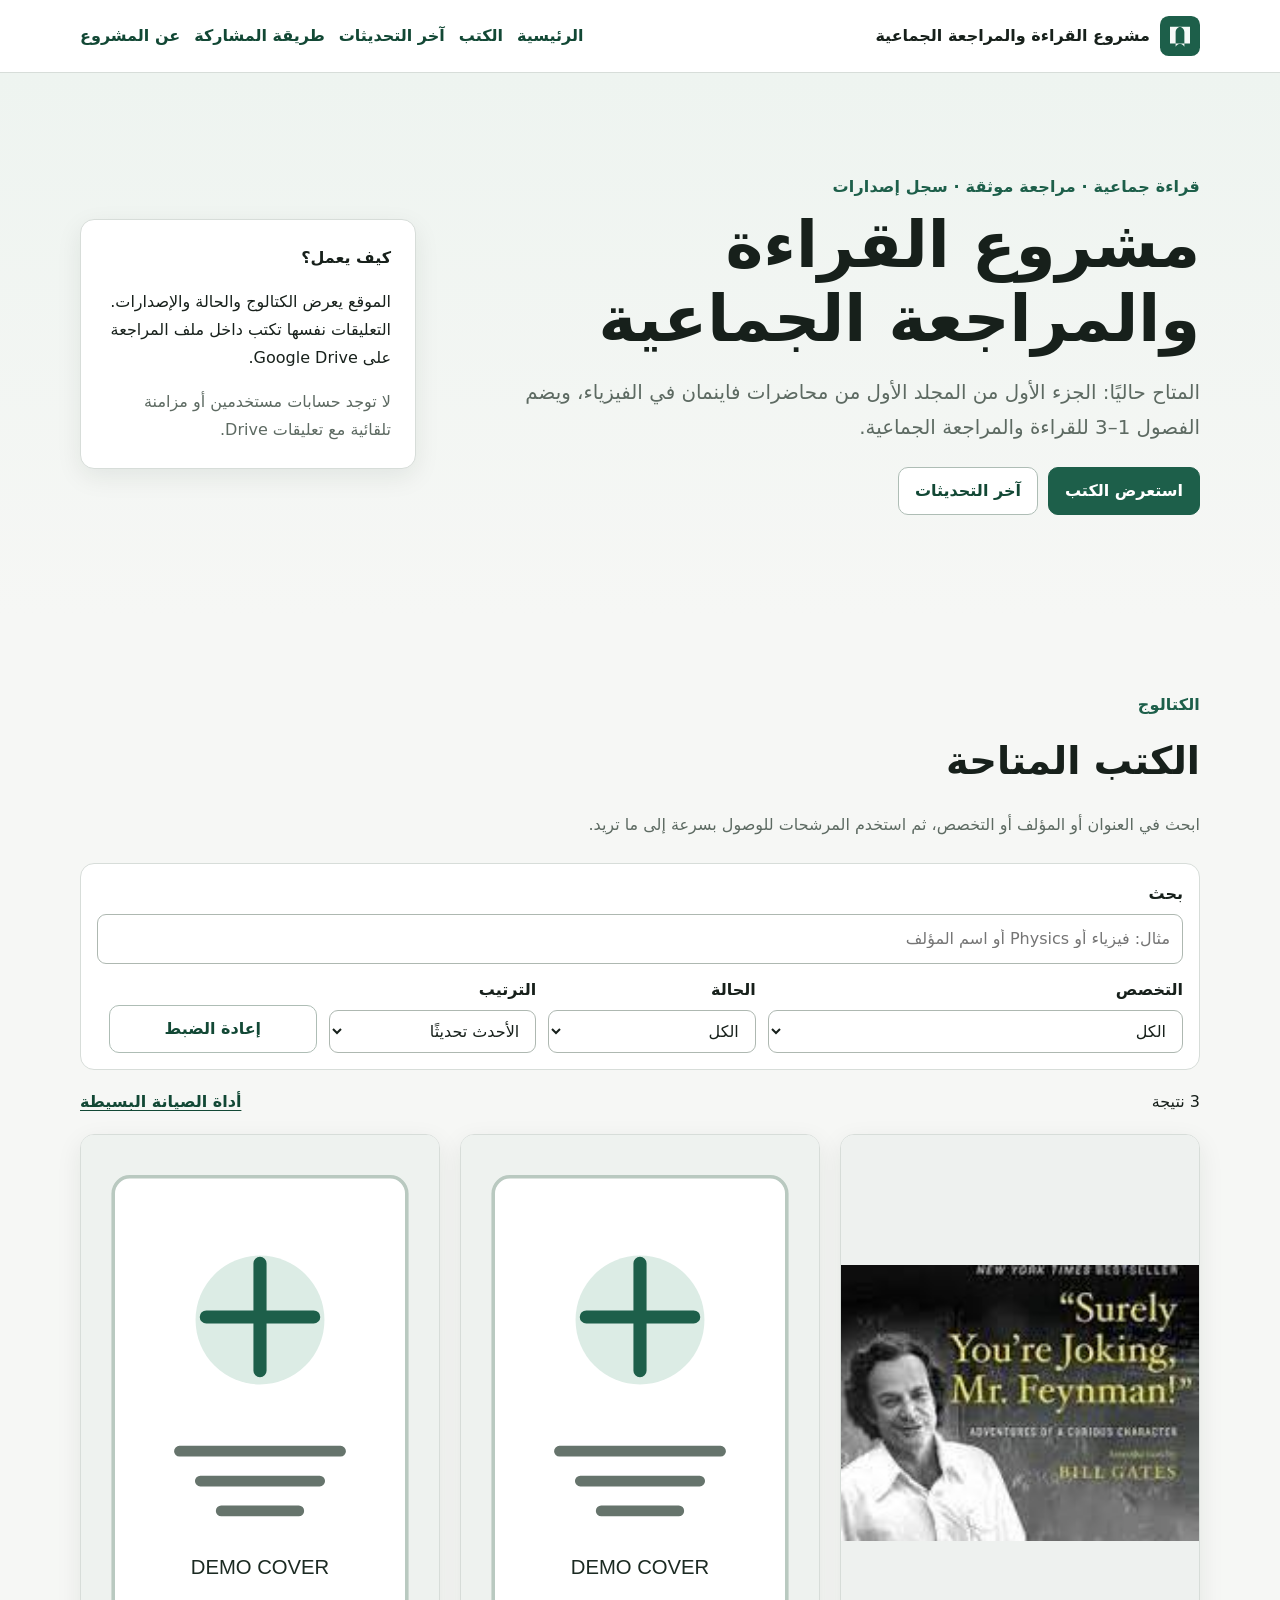
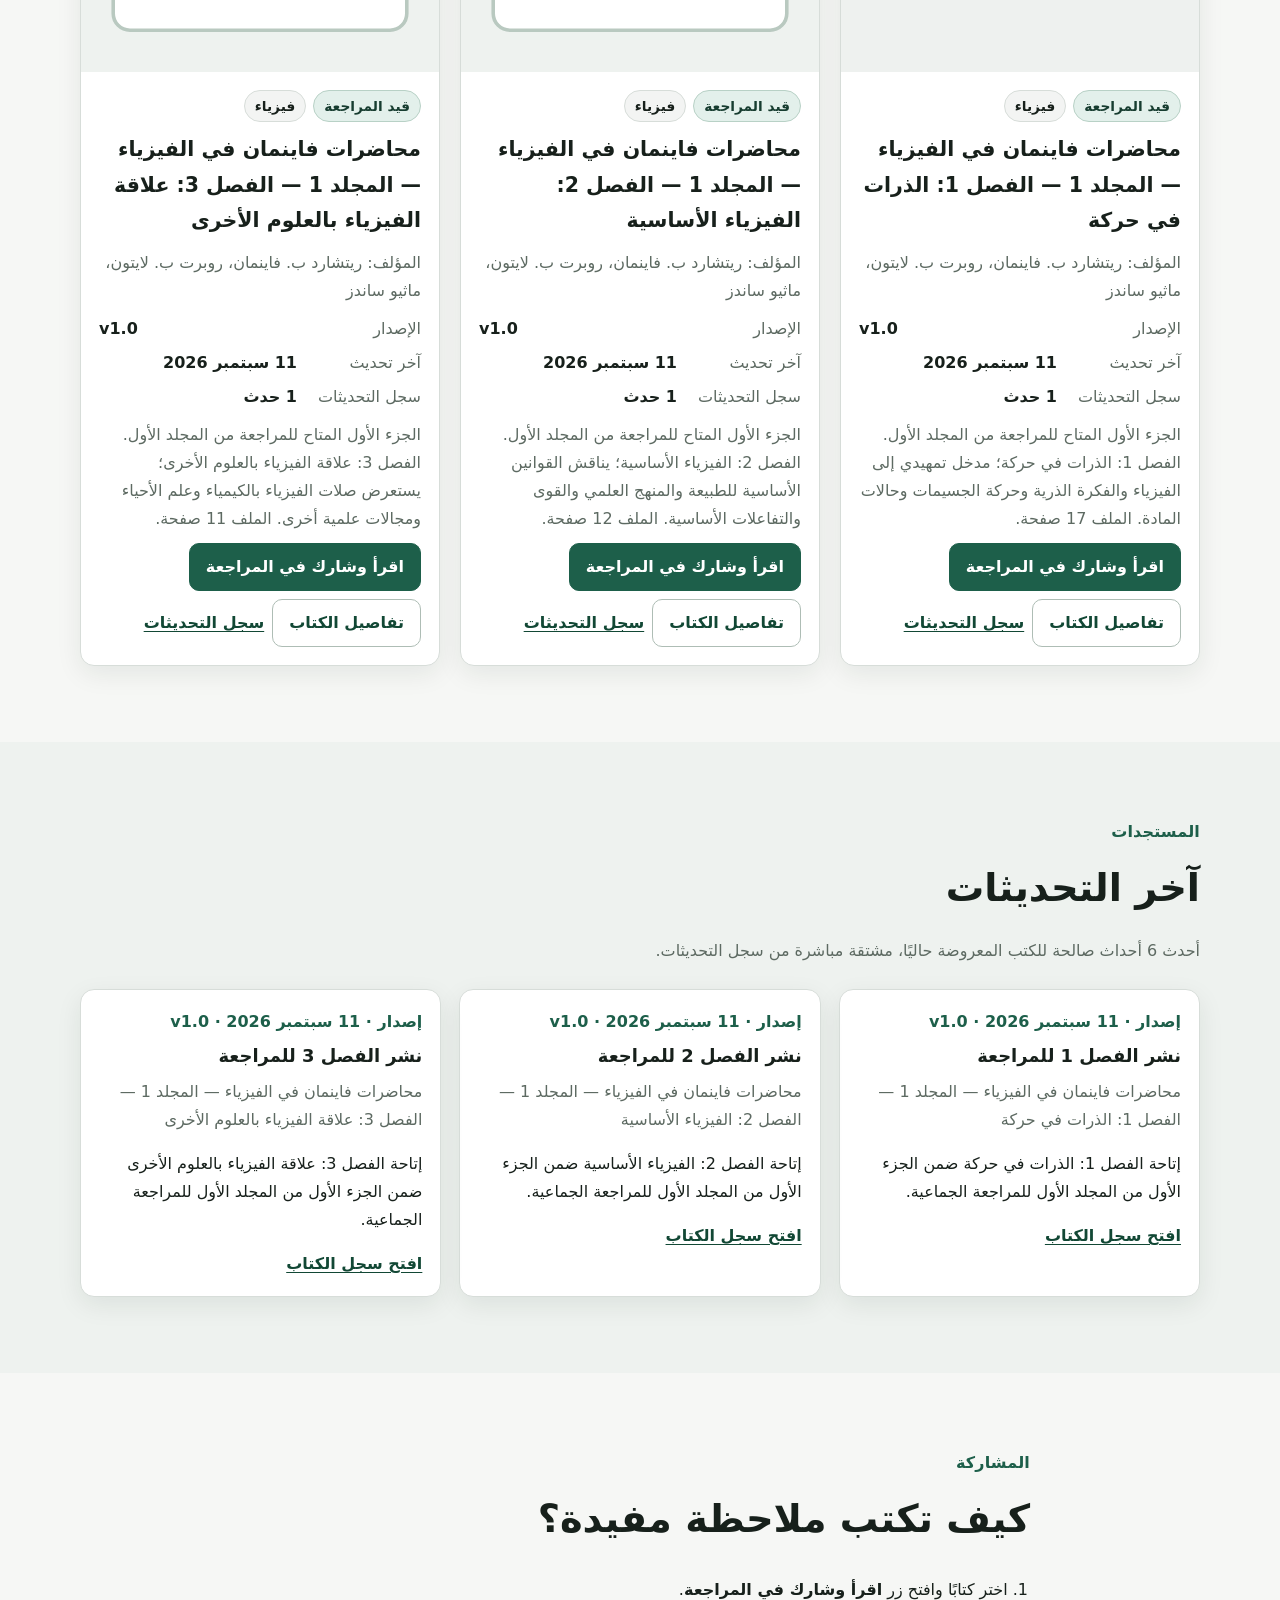
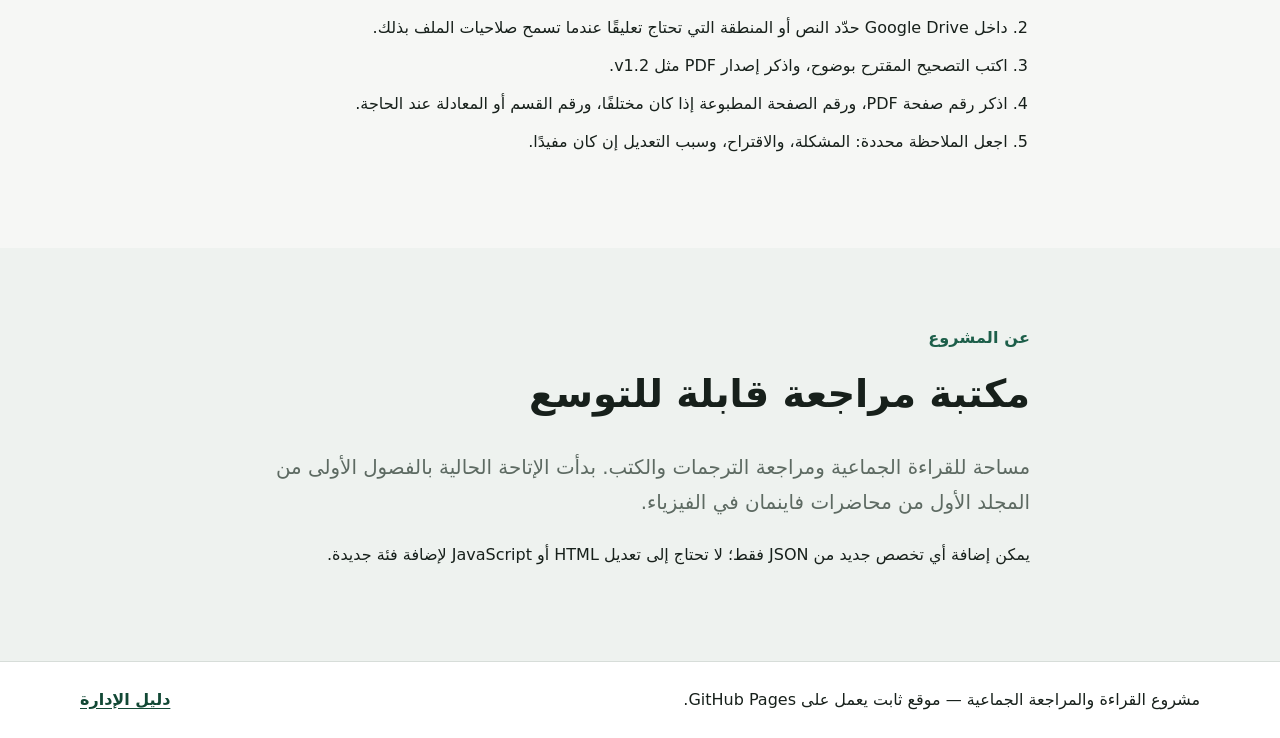
<file: index.html>
<!doctype html>
<html lang="ar" dir="rtl">
<head>
  <meta charset="utf-8">
  <meta name="viewport" content="width=device-width, initial-scale=1">
  <title>مشروع القراءة والمراجعة الجماعية</title>
  <meta name="description" content="منصة عربية ثابتة للقراءة الجماعية ومراجعة الكتب وربطها بملفات PDF خارجية.">
  <meta property="og:title" content="مشروع القراءة والمراجعة الجماعية">
  <meta property="og:description" content="اختر كتابًا، واقرأ النسخة الحالية، وشارك بملاحظاتك وتصحيحاتك.">
  <meta property="og:type" content="website">
  <link rel="icon" href="assets/favicon.svg" type="image/svg+xml">
  <link rel="stylesheet" href="assets/css/style.css">
</head>
<body>
  <a class="skip-link" href="#main-content">تجاوز إلى المحتوى الرئيسي</a>
  <header class="site-header">
    <div class="container header-inner">
      <a class="brand" data-site-path="index.html" href="index.html" aria-label="الصفحة الرئيسية">
        <img src="assets/favicon.svg" alt="" width="40" height="40">
        <span data-site-title>مشروع القراءة والمراجعة الجماعية</span>
      </a>
      <nav class="main-nav" aria-label="التنقل الرئيسي">
        <a data-site-path="index.html" href="index.html">الرئيسية</a>
        <a data-site-path="index.html#books" href="#books">الكتب</a>
        <a data-site-path="index.html#updates" href="#updates">آخر التحديثات</a>
        <a data-site-path="index.html#participate" href="#participate">طريقة المشاركة</a>
        <a data-site-path="index.html#about" href="#about">عن المشروع</a>
        <a data-github-link href="#" target="_blank" rel="noopener noreferrer" hidden aria-label="مستودع GitHub — يفتح في علامة تبويب جديدة">GitHub</a>
      </nav>
    </div>
  </header>

  <main id="main-content">
    <section class="hero">
      <div class="container hero-grid">
        <div>
          <p class="eyebrow">قراءة جماعية · مراجعة موثقة · سجل إصدارات</p>
          <h1 data-site-title>مشروع القراءة والمراجعة الجماعية</h1>
          <p class="hero-copy" data-site-intro>اختر كتابًا، واقرأ النسخة الحالية، وشارك بملاحظاتك وتصحيحاتك.</p>
          <div class="hero-actions">
            <a class="button button-primary" href="#books">استعرض الكتب</a>
            <a class="button button-secondary" href="#updates">آخر التحديثات</a>
          </div>
        </div>
        <aside class="hero-note" aria-label="كيف يعمل الموقع">
          <strong>كيف يعمل؟</strong>
          <p>الموقع يعرض الكتالوج والحالة والإصدارات. التعليقات نفسها تكتب داخل ملف المراجعة على Google Drive.</p>
          <p class="microcopy">لا توجد حسابات مستخدمين أو مزامنة تلقائية مع تعليقات Drive.</p>
        </aside>
      </div>
    </section>

    <section class="section" id="books" aria-labelledby="books-title">
      <div class="container">
        <div class="section-heading">
          <p class="eyebrow">الكتالوج</p>
          <h2 id="books-title">الكتب المتاحة</h2>
          <p>ابحث في العنوان أو المؤلف أو التخصص، ثم استخدم المرشحات للوصول بسرعة إلى ما تريد.</p>
        </div>

        <form class="filters" role="search" onsubmit="return false">
          <label class="field field-wide">
            <span>بحث</span>
            <input id="search" type="search" autocomplete="off" placeholder="مثال: فيزياء أو Physics أو اسم المؤلف">
          </label>
          <label class="field">
            <span>التخصص</span>
            <select id="category-filter">
              <option value="all">الكل</option>
            </select>
          </label>
          <label class="field">
            <span>الحالة</span>
            <select id="status-filter">
              <option value="all">الكل</option>
            </select>
          </label>
          <label class="field">
            <span>الترتيب</span>
            <select id="sort">
              <option value="latest">الأحدث تحديثًا</option>
              <option value="name">اسم الكتاب</option>
              <option value="progress">نسبة الإنجاز</option>
            </select>
          </label>
          <button id="reset-filters" class="button button-secondary filter-reset" type="button">إعادة الضبط</button>
        </form>

        <div class="results-toolbar">
          <span id="result-count" aria-live="polite">جاري التحميل…</span>
          <a class="text-link" data-site-path="tools/update-helper.html" href="tools/update-helper.html">أداة الصيانة البسيطة</a>
        </div>
        <div id="data-warning" class="warning-box" hidden></div>
        <div id="catalog-state" aria-live="polite"><p class="state-message">جاري تحميل الكتب…</p></div>
        <div id="catalog-grid" class="book-grid"></div>
      </div>
    </section>

    <section class="section section-alt" id="updates" aria-labelledby="updates-title">
      <div class="container">
        <div class="section-heading">
          <p class="eyebrow">المستجدات</p>
          <h2 id="updates-title">آخر التحديثات</h2>
          <p>أحدث 6 أحداث صالحة للكتب المعروضة حاليًا، مشتقة مباشرة من سجل التحديثات.</p>
        </div>
        <div id="updates-state" aria-live="polite"><p class="state-message">جاري تحميل التحديثات…</p></div>
        <div id="recent-updates" class="updates-grid"></div>
      </div>
    </section>

    <section class="section" id="participate" aria-labelledby="participate-title">
      <div class="container narrow">
        <div class="section-heading">
          <p class="eyebrow">المشاركة</p>
          <h2 id="participate-title">كيف تكتب ملاحظة مفيدة؟</h2>
        </div>
        <ol class="steps-list">
          <li>اختر كتابًا وافتح زر <strong>اقرأ وشارك في المراجعة</strong>.</li>
          <li>داخل Google Drive حدّد النص أو المنطقة التي تحتاج تعليقًا عندما تسمح صلاحيات الملف بذلك.</li>
          <li>اكتب التصحيح المقترح بوضوح، واذكر إصدار PDF مثل <bdi dir="ltr">v1.2</bdi>.</li>
          <li>اذكر رقم صفحة PDF، ورقم الصفحة المطبوعة إذا كان مختلفًا، ورقم القسم أو المعادلة عند الحاجة.</li>
          <li>اجعل الملاحظة محددة: المشكلة، والاقتراح، وسبب التعديل إن كان مفيدًا.</li>
        </ol>
      </div>
    </section>

    <section class="section section-alt" id="about" aria-labelledby="about-title">
      <div class="container narrow">
        <div class="section-heading">
          <p class="eyebrow">عن المشروع</p>
          <h2 id="about-title">مكتبة مراجعة قابلة للتوسع</h2>
        </div>
        <p class="lead" data-site-about>مساحة للقراءة الجماعية ومراجعة الكتب في مختلف التخصصات.</p>
        <p>يمكن إضافة أي تخصص جديد من JSON فقط؛ لا تحتاج إلى تعديل HTML أو JavaScript لإضافة فئة جديدة.</p>
      </div>
    </section>
  </main>

  <footer class="site-footer">
    <div class="container footer-inner">
      <p><span data-site-title>مشروع القراءة والمراجعة الجماعية</span> — موقع ثابت يعمل على GitHub Pages.</p>
      <a class="text-link" data-site-path="README.md" href="README.md">دليل الإدارة</a>
    </div>
  </footer>
  <div id="live-region" class="sr-only" aria-live="polite"></div>
  <noscript><div class="noscript">هذا الموقع يحتاج JavaScript لتحميل ملفات JSON وعرض الكتالوج. فعّل JavaScript أو راجع ملفات data مباشرة.</div></noscript>
  <script type="module" src="assets/js/app.js"></script>
</body>
</html>
</file>
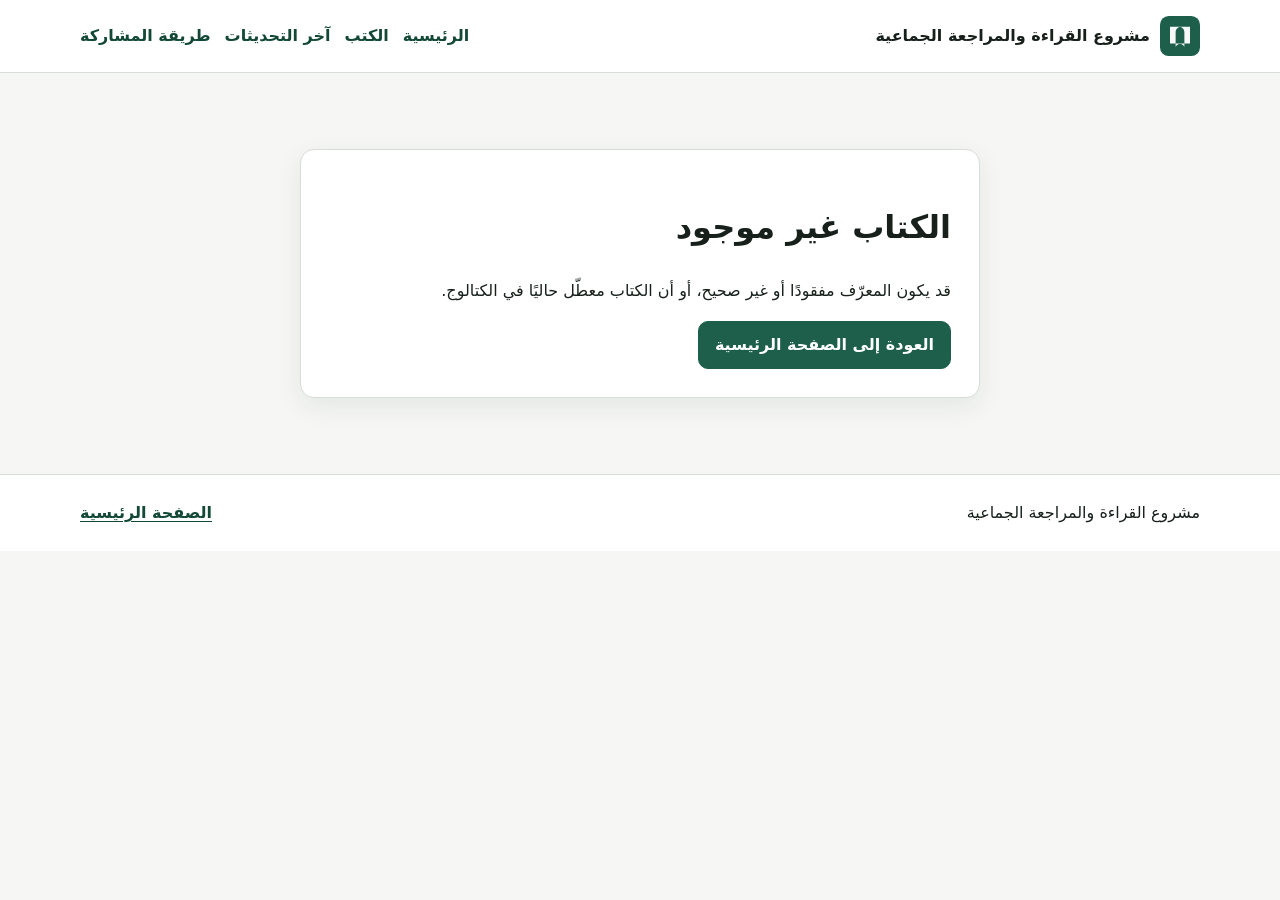
<file: book.html>
<!doctype html>
<html lang="ar" dir="rtl">
<head>
  <meta charset="utf-8">
  <meta name="viewport" content="width=device-width, initial-scale=1">
  <title>تفاصيل الكتاب — مشروع القراءة والمراجعة الجماعية</title>
  <meta name="description" content="تفاصيل كتاب وسجل تحديثاته في مشروع القراءة والمراجعة الجماعية.">
  <meta property="og:title" content="مشروع القراءة والمراجعة الجماعية">
  <meta property="og:description" content="تفاصيل الكتب وسجل التحديثات في مشروع القراءة والمراجعة الجماعية.">
  <meta property="og:type" content="website">
  <link rel="icon" href="assets/favicon.svg" type="image/svg+xml">
  <link rel="stylesheet" href="assets/css/style.css">
</head>
<body>
  <a class="skip-link" href="#main-content">تجاوز إلى المحتوى الرئيسي</a>
  <header class="site-header">
    <div class="container header-inner">
      <a class="brand" data-site-path="index.html" href="index.html">
        <img src="assets/favicon.svg" alt="" width="40" height="40">
        <span data-site-title>مشروع القراءة والمراجعة الجماعية</span>
      </a>
      <nav class="main-nav" aria-label="التنقل الرئيسي">
        <a data-site-path="index.html" href="index.html">الرئيسية</a>
        <a data-site-path="index.html#books" href="index.html#books">الكتب</a>
        <a data-site-path="index.html#updates" href="index.html#updates">آخر التحديثات</a>
        <a data-site-path="index.html#participate" href="index.html#participate">طريقة المشاركة</a>
      </nav>
    </div>
  </header>

  <main id="main-content" class="section">
    <div class="container">
      <div id="data-warning" class="warning-box" hidden></div>
      <div id="book-state" aria-live="polite"><p class="state-message">جاري تحميل بيانات الكتاب…</p></div>
      <article id="book-page" hidden></article>
    </div>
  </main>

  <footer class="site-footer">
    <div class="container footer-inner">
      <p><span data-site-title>مشروع القراءة والمراجعة الجماعية</span></p>
      <a class="text-link" data-site-path="index.html" href="index.html">الصفحة الرئيسية</a>
    </div>
  </footer>
  <noscript><div class="noscript">هذه الصفحة تحتاج JavaScript لقراءة معرّف الكتاب وتحميل بياناته من JSON.</div></noscript>
  <script type="module" src="assets/js/book.js"></script>
</body>
</html>
</file>
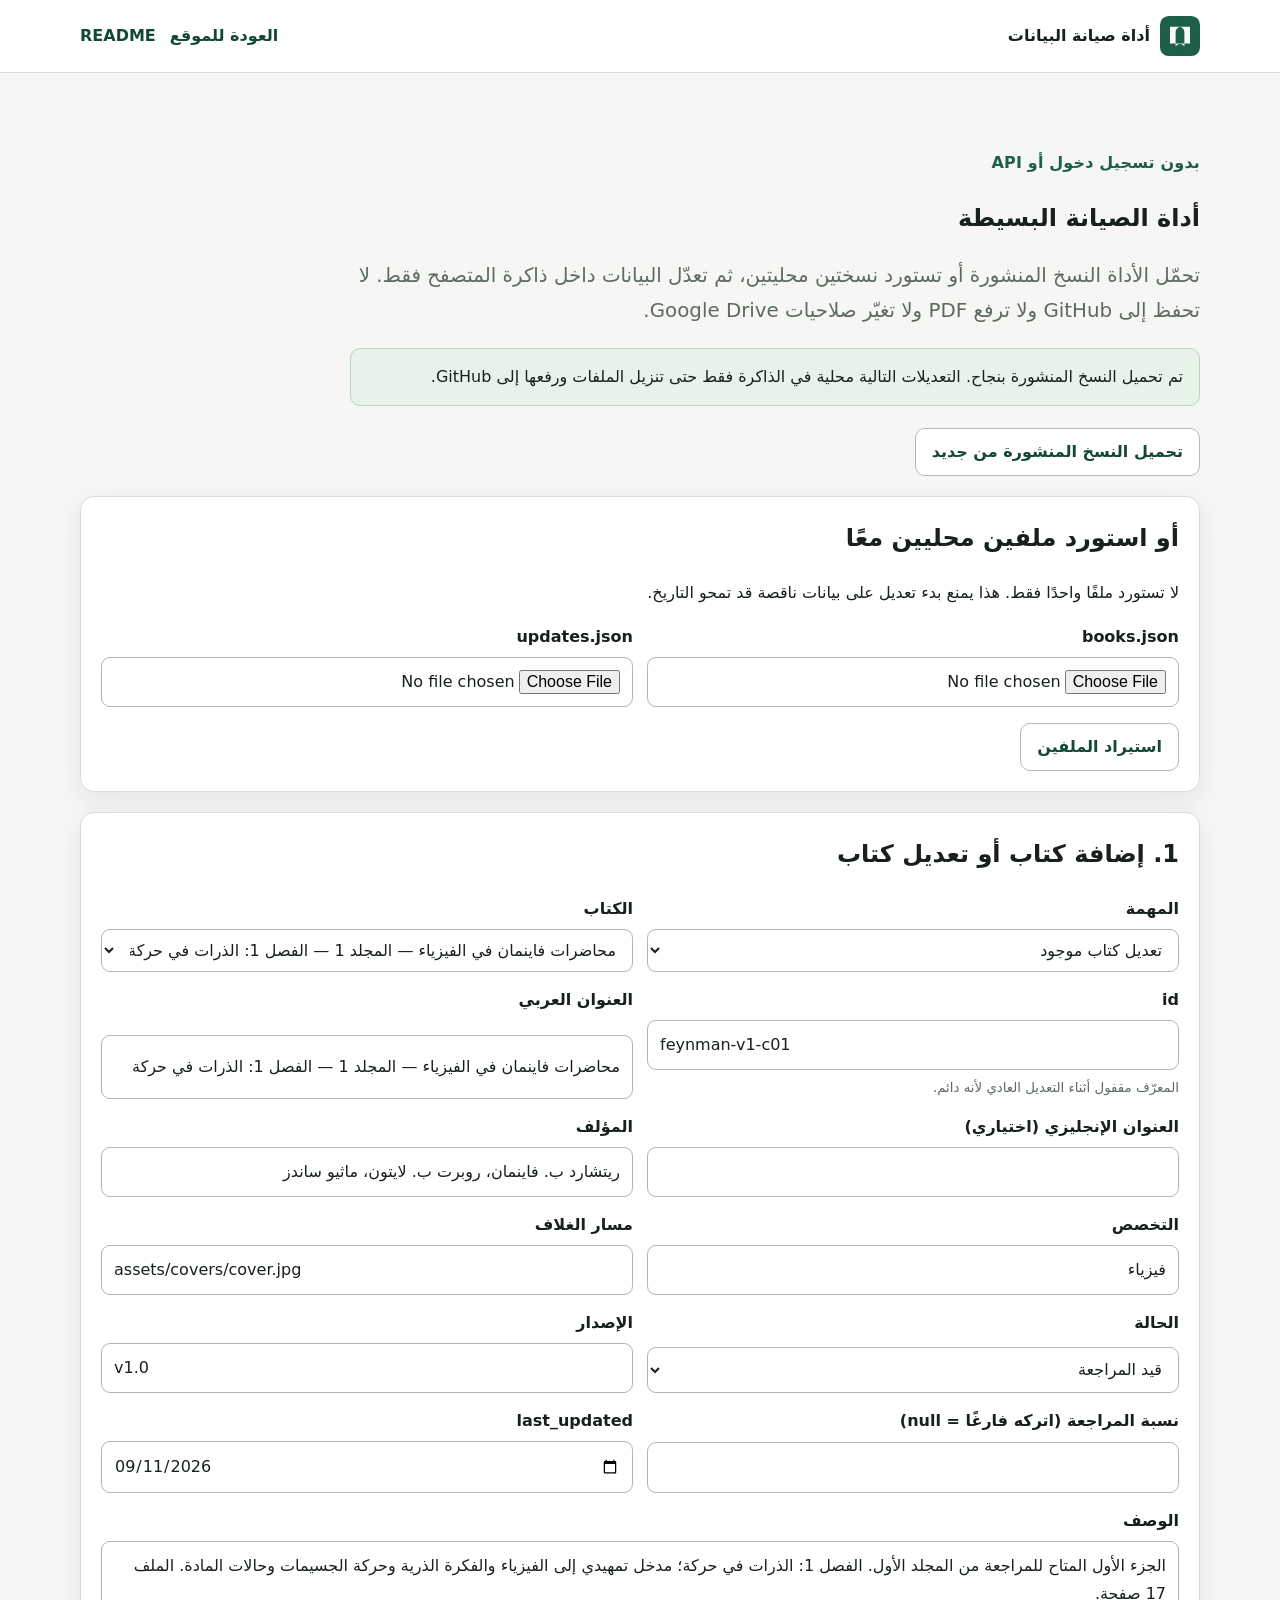
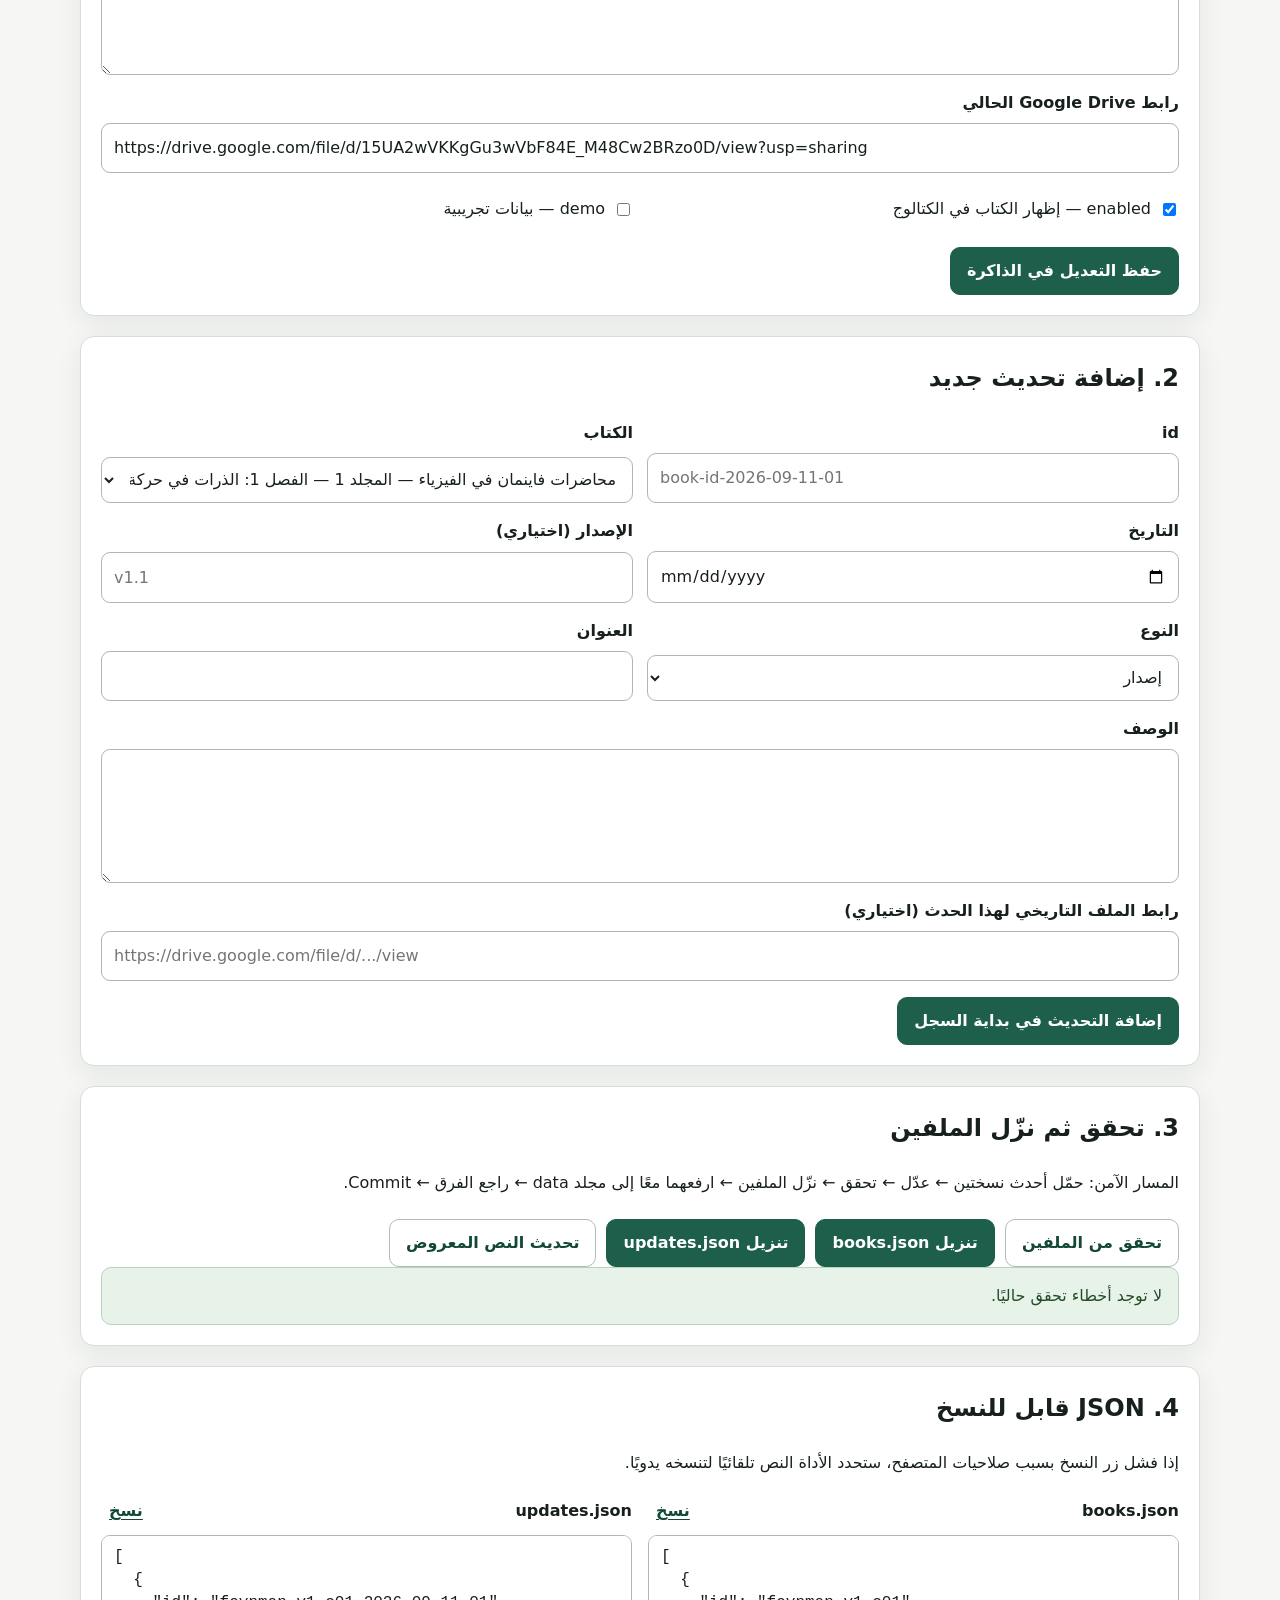
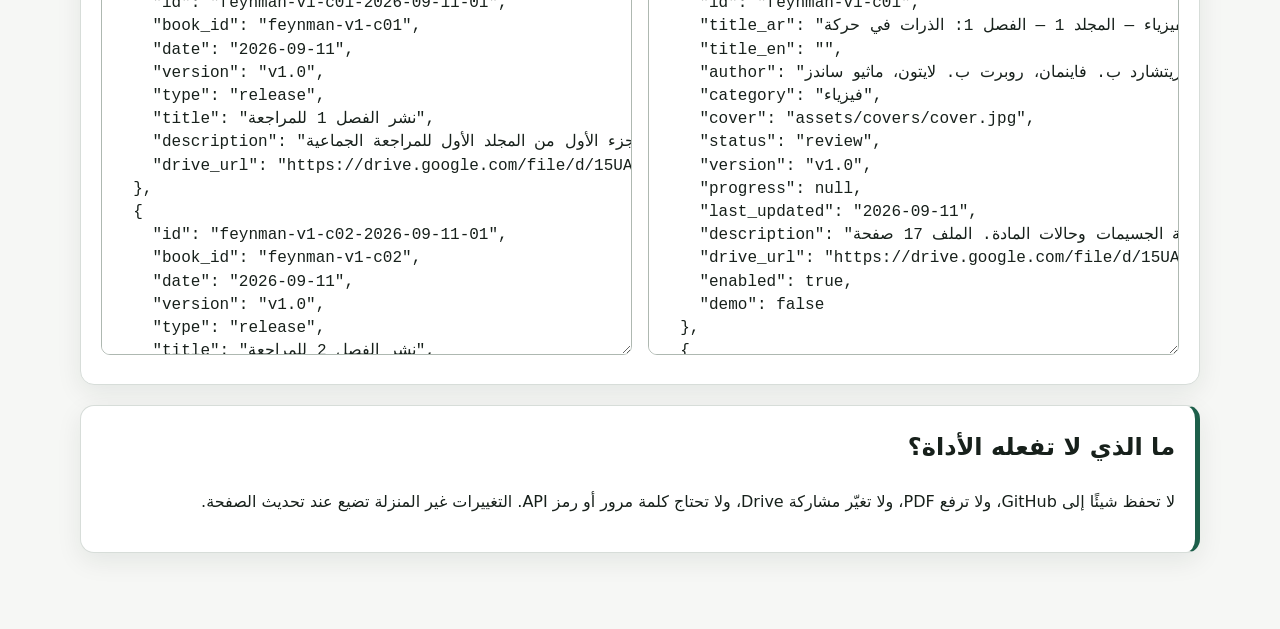
<file: tools/update-helper.html>
<!doctype html>
<html lang="ar" dir="rtl">
<head>
  <meta charset="utf-8">
  <meta name="viewport" content="width=device-width, initial-scale=1">
  <title>أداة صيانة البيانات — مشروع القراءة والمراجعة الجماعية</title>
  <meta name="description" content="أداة محلية داخل المتصفح لتعديل books.json و updates.json بأمان أكبر.">
  <link rel="icon" href="../assets/favicon.svg" type="image/svg+xml">
  <link rel="stylesheet" href="../assets/css/style.css">
</head>
<body>
  <a class="skip-link" href="#main-content">تجاوز إلى المحتوى الرئيسي</a>
  <header class="site-header">
    <div class="container header-inner">
      <a class="brand" data-site-path="index.html" href="../index.html">
        <img src="../assets/favicon.svg" alt="" width="40" height="40">
        <span>أداة صيانة البيانات</span>
      </a>
      <nav class="main-nav" aria-label="التنقل الرئيسي">
        <a data-site-path="index.html" href="../index.html">العودة للموقع</a>
        <a data-site-path="README.md" href="../README.md">README</a>
      </nav>
    </div>
  </header>

  <main id="main-content" class="section">
    <div class="container helper-layout">
      <section class="helper-intro">
        <p class="eyebrow">بدون تسجيل دخول أو API</p>
        <h1>أداة الصيانة البسيطة</h1>
        <p class="lead">تحمّل الأداة النسخ المنشورة أو تستورد نسختين محليتين، ثم تعدّل البيانات داخل ذاكرة المتصفح فقط. لا تحفظ إلى GitHub ولا ترفع PDF ولا تغيّر صلاحيات Google Drive.</p>
        <div id="helper-status" class="helper-status" data-kind="info" aria-live="polite">جاري التحميل…</div>
        <div class="button-row">
          <button id="reload-published" class="button button-secondary" type="button">تحميل النسخ المنشورة من جديد</button>
        </div>
      </section>

      <section class="panel" aria-labelledby="import-title">
        <h2 id="import-title">أو استورد ملفين محليين معًا</h2>
        <p>لا تستورد ملفًا واحدًا فقط. هذا يمنع بدء تعديل على بيانات ناقصة قد تمحو التاريخ.</p>
        <div class="file-grid">
          <label class="field"><span>books.json</span><input id="books-file" type="file" accept="application/json,.json"></label>
          <label class="field"><span>updates.json</span><input id="updates-file" type="file" accept="application/json,.json"></label>
        </div>
        <button id="import-both" class="button button-secondary" type="button">استيراد الملفين</button>
      </section>

      <section class="panel" aria-labelledby="book-task-title">
        <h2 id="book-task-title">1. إضافة كتاب أو تعديل كتاب</h2>
        <form id="book-form">
        <fieldset id="book-fieldset" disabled>
          <legend class="sr-only">بيانات الكتاب</legend>
          <div class="form-grid">
            <label class="field"><span>المهمة</span><select id="book-mode"><option value="edit">تعديل كتاب موجود</option><option value="add">إضافة كتاب جديد</option></select></label>
            <label id="book-select-wrap" class="field"><span>الكتاب</span><select id="book-select"></select></label>
            <label class="field"><span>id</span><input id="book-id" required dir="ltr" pattern="[a-z0-9]+(?:-[a-z0-9]+)*"><small id="book-id-help"></small></label>
            <label class="field"><span>العنوان العربي</span><input id="book-title-ar" required></label>
            <label class="field"><span>العنوان الإنجليزي (اختياري)</span><input id="book-title-en" dir="ltr"></label>
            <label class="field"><span>المؤلف</span><input id="book-author" required dir="auto"></label>
            <label class="field"><span>التخصص</span><input id="book-category" required></label>
            <label class="field"><span>مسار الغلاف</span><input id="book-cover" dir="ltr" placeholder="assets/covers/example.webp"></label>
            <label class="field"><span>الحالة</span><select id="book-status"></select></label>
            <label class="field"><span>الإصدار</span><input id="book-version" required dir="ltr" placeholder="v1.0"></label>
            <label class="field"><span>نسبة المراجعة (اتركه فارغًا = null)</span><input id="book-progress" type="number" min="0" max="100" step="0.01" inputmode="decimal"></label>
            <label class="field"><span>last_updated</span><input id="book-last-updated" type="date" required></label>
            <label class="field field-wide"><span>الوصف</span><textarea id="book-description" rows="4" required></textarea></label>
            <label class="field field-wide"><span>رابط Google Drive الحالي</span><input id="book-drive-url" type="url" dir="ltr" placeholder="https://drive.google.com/file/d/.../view"></label>
            <label class="check-field"><input id="book-enabled" type="checkbox" checked><span>enabled — إظهار الكتاب في الكتالوج</span></label>
            <label class="check-field"><input id="book-demo" type="checkbox"><span>demo — بيانات تجريبية</span></label>
          </div>
          <button class="button button-primary" type="submit">حفظ التعديل في الذاكرة</button>
        </fieldset>
        </form>
      </section>

      <section class="panel" aria-labelledby="update-task-title">
        <h2 id="update-task-title">2. إضافة تحديث جديد</h2>
        <form id="update-form">
          <fieldset id="update-fieldset" disabled>
            <legend class="sr-only">بيانات التحديث</legend>
            <div class="form-grid">
              <label class="field"><span>id</span><input id="update-id" required dir="ltr" pattern="[a-z0-9]+(?:-[a-z0-9]+)*" placeholder="book-id-2026-09-11-01"></label>
              <label class="field"><span>الكتاب</span><select id="update-book-id"></select></label>
              <label class="field"><span>التاريخ</span><input id="update-date" type="date" required></label>
              <label class="field"><span>الإصدار (اختياري)</span><input id="update-version" dir="ltr" placeholder="v1.1"></label>
              <label class="field"><span>النوع</span><select id="update-type"></select></label>
              <label class="field"><span>العنوان</span><input id="update-title" required></label>
              <label class="field field-wide"><span>الوصف</span><textarea id="update-description" rows="4" required></textarea></label>
              <label class="field field-wide"><span>رابط الملف التاريخي لهذا الحدث (اختياري)</span><input id="update-drive-url" type="url" dir="ltr" placeholder="https://drive.google.com/file/d/.../view"></label>
            </div>
            <button class="button button-primary" type="submit">إضافة التحديث في بداية السجل</button>
          </fieldset>
        </form>
      </section>

      <section class="panel" aria-labelledby="validation-title">
        <h2 id="validation-title">3. تحقق ثم نزّل الملفين</h2>
        <p>المسار الآمن: حمّل أحدث نسختين ← عدّل ← تحقق ← نزّل الملفين ← ارفعهما معًا إلى مجلد <bdi dir="ltr">data</bdi> ← راجع الفرق ← Commit.</p>
        <div class="button-row">
          <button id="validate-all" class="button button-secondary" type="button" disabled>تحقق من الملفين</button>
          <button id="download-books" class="button button-primary" type="button" disabled>تنزيل books.json</button>
          <button id="download-updates" class="button button-primary" type="button" disabled>تنزيل updates.json</button>
          <button id="refresh-output" class="button button-secondary" type="button" disabled>تحديث النص المعروض</button>
        </div>
        <div id="validation-errors" class="validation-box">لم تُحمّل البيانات بعد.</div>
      </section>

      <section class="panel output-panel" aria-labelledby="output-title">
        <h2 id="output-title">4. JSON قابل للنسخ</h2>
        <p>إذا فشل زر النسخ بسبب صلاحيات المتصفح، ستحدد الأداة النص تلقائيًا لتنسخه يدويًا.</p>
        <div class="output-grid">
          <div>
            <div class="output-head"><strong>books.json</strong><button id="copy-books" class="text-button" type="button">نسخ</button></div>
            <textarea id="books-output" class="json-output" readonly dir="ltr" spellcheck="false"></textarea>
          </div>
          <div>
            <div class="output-head"><strong>updates.json</strong><button id="copy-updates" class="text-button" type="button">نسخ</button></div>
            <textarea id="updates-output" class="json-output" readonly dir="ltr" spellcheck="false"></textarea>
          </div>
        </div>
      </section>

      <section class="panel callout" aria-labelledby="helper-limit-title">
        <h2 id="helper-limit-title">ما الذي لا تفعله الأداة؟</h2>
        <p>لا تحفظ شيئًا إلى GitHub، ولا ترفع PDF، ولا تغيّر مشاركة Drive، ولا تحتاج كلمة مرور أو رمز API. التغييرات غير المنزلة تضيع عند تحديث الصفحة.</p>
      </section>
    </div>
  </main>
  <noscript><div class="noscript">تحتاج أداة الصيانة إلى JavaScript.</div></noscript>
  <script type="module" src="update-helper.js"></script>
</body>
</html>
</file>
<file: assets/css/style.css>
:root {
  color-scheme: light;
  --bg: #f6f7f5;
  --surface: #ffffff;
  --surface-alt: #eef2ef;
  --text: #17201b;
  --muted: #5d6a62;
  --line: #d7ddd9;
  --accent: #1d5f4a;
  --accent-strong: #124835;
  --accent-soft: #e3f0eb;
  --warn: #765200;
  --warn-bg: #fff7d8;
  --danger: #8b2d2d;
  --danger-bg: #fff0ef;
  --focus: #7f4d00;
  --radius: 14px;
  --shadow: 0 8px 26px rgba(19, 37, 28, 0.08);
  font-family: system-ui, -apple-system, BlinkMacSystemFont, "Segoe UI", Tahoma, Arial, "Noto Sans Arabic", sans-serif;
}

* { box-sizing: border-box; }
html { scroll-behavior: smooth; }
body {
  margin: 0;
  min-inline-size: 0;
  background: var(--bg);
  color: var(--text);
  line-height: 1.75;
  overflow-wrap: anywhere;
}
img { max-inline-size: 100%; block-size: auto; }
a { color: var(--accent-strong); }
a:hover { text-decoration-thickness: 2px; }
button, input, select, textarea { font: inherit; }
button, select, input[type="checkbox"] { cursor: pointer; }
button:disabled, fieldset:disabled * { cursor: not-allowed; }
:focus-visible { outline: 3px solid var(--focus); outline-offset: 3px; }
.container { inline-size: min(1120px, calc(100% - 32px)); margin-inline: auto; min-inline-size: 0; }
.narrow { max-inline-size: 780px; }
.ltr, [dir="ltr"] { unicode-bidi: isolate; }
.sr-only { position: absolute; inline-size: 1px; block-size: 1px; padding: 0; margin: -1px; overflow: hidden; clip: rect(0,0,0,0); white-space: nowrap; border: 0; }
.skip-link { position: fixed; inset-block-start: 8px; inset-inline-start: 8px; z-index: 1000; transform: translateY(-140%); background: #fff; padding: 10px 14px; border: 2px solid var(--accent); border-radius: 8px; }
.skip-link:focus { transform: translateY(0); }
.site-header { position: sticky; inset-block-start: 0; z-index: 50; background: rgba(255,255,255,.96); border-block-end: 1px solid var(--line); }
.header-inner { display: flex; align-items: center; justify-content: space-between; gap: 18px; min-block-size: 72px; padding-block: 10px; }
.brand { display: inline-flex; align-items: center; gap: 10px; color: var(--text); text-decoration: none; font-weight: 800; min-inline-size: 0; }
.brand span { min-inline-size: 0; }
.main-nav { display: flex; flex-wrap: wrap; align-items: center; gap: 8px 14px; }
.main-nav a { text-decoration: none; font-weight: 650; }
.hero { padding-block: clamp(50px, 8vw, 100px); background: linear-gradient(180deg, #eef4f0 0%, var(--bg) 100%); }
.hero-grid { display: grid; grid-template-columns: minmax(0, 1.5fr) minmax(260px, .7fr); gap: clamp(24px, 5vw, 64px); align-items: center; }
.hero h1 { font-size: clamp(2rem, 5vw, 4rem); line-height: 1.15; margin: 0 0 18px; max-inline-size: 14ch; }
.hero-copy, .lead { font-size: clamp(1.06rem, 2vw, 1.24rem); color: var(--muted); }
.eyebrow { margin: 0 0 8px; color: var(--accent); font-weight: 800; letter-spacing: .01em; }
.hero-actions, .detail-actions, .button-row { display: flex; flex-wrap: wrap; gap: 10px; margin-block-start: 22px; }
.hero-note, .panel, .book-card, .update-card, .empty-page { background: var(--surface); border: 1px solid var(--line); border-radius: var(--radius); box-shadow: var(--shadow); }
.hero-note { padding: 24px; }
.section { padding-block: clamp(42px, 7vw, 76px); scroll-margin-top: 86px; }
.section-alt { background: var(--surface-alt); }
.section-heading { margin-block-end: 24px; max-inline-size: 760px; }
.section-heading h2 { margin: 0; font-size: clamp(1.7rem, 3vw, 2.5rem); }
.section-heading p:not(.eyebrow) { color: var(--muted); }
.button { display: inline-flex; align-items: center; justify-content: center; min-block-size: 44px; padding: 9px 16px; border-radius: 10px; border: 1px solid transparent; font-weight: 750; text-decoration: none; text-align: center; }
.button-primary { background: var(--accent); color: #fff; border-color: var(--accent); }
.button-primary:hover { background: var(--accent-strong); }
.button-secondary { background: var(--surface); color: var(--accent-strong); border-color: #aebdb5; }
.button-small { min-block-size: 38px; padding-block: 6px; }
.text-link, .text-button { color: var(--accent-strong); font-weight: 750; text-decoration: underline; text-underline-offset: 3px; }
.text-button { background: none; border: 0; padding: 4px 8px; }
.filters { display: grid; grid-template-columns: minmax(240px, 2fr) repeat(3, minmax(150px, 1fr)) auto; gap: 12px; align-items: end; background: var(--surface); border: 1px solid var(--line); border-radius: var(--radius); padding: 16px; }
.field { display: grid; gap: 6px; min-inline-size: 0; }
.field > span { font-weight: 750; }
.field input, .field select, .field textarea, .json-output { inline-size: 100%; min-inline-size: 0; border: 1px solid #aeb8b1; border-radius: 9px; background: #fff; color: var(--text); padding: 10px 12px; }
.field textarea { resize: vertical; }
.field small { color: var(--muted); }
.results-toolbar { display: flex; justify-content: space-between; align-items: center; gap: 12px; margin-block: 18px; }
.book-grid { display: grid; grid-template-columns: repeat(3, minmax(0, 1fr)); gap: 20px; }
.book-card { min-inline-size: 0; overflow: hidden; display: grid; grid-template-rows: auto 1fr; }
.book-card-media { background: #e7ebe8; aspect-ratio: 2 / 3; overflow: hidden; }
.book-cover { display: block; inline-size: 100%; block-size: 100%; object-fit: contain; background: #eef1ef; aspect-ratio: 2 / 3; }
.book-card-media .book-cover { object-fit: contain; aspect-ratio: auto; }
.book-card-body { min-inline-size: 0; display: flex; flex-direction: column; gap: 10px; padding: 18px; }
.card-topline { display: flex; flex-wrap: wrap; gap: 7px; align-items: center; }
.status-badge, .category-chip, .demo-chip { display: inline-flex; align-items: center; min-block-size: 30px; padding: 3px 10px; border-radius: 999px; font-size: .86rem; font-weight: 750; border: 1px solid transparent; }
.status-badge { background: var(--accent-soft); color: #173d30; border-color: #b8d1c6; }
.status-paused { background: #f1ece6; color: #5f4a33; border-color: #d8cbbb; }
.status-complete { background: #e4f1e5; color: #24502a; border-color: #b9d6bc; }
.status-coming_soon { background: #eceff6; color: #37445d; border-color: #c7cede; }
.category-chip { background: #f3f4f3; border-color: var(--line); }
.demo-chip { background: var(--warn-bg); color: var(--warn); border-color: #ead28e; }
.book-title { margin: 0; font-size: 1.28rem; }
.book-title-en, .detail-title-en { margin: -6px 0 0; color: var(--muted); overflow-wrap: anywhere; }
.meta-line, .description, .microcopy, .book-reference { margin: 0; color: var(--muted); }
.compact-facts, .detail-facts { margin: 0; display: grid; gap: 6px; }
.fact-row { display: grid; grid-template-columns: minmax(110px, auto) minmax(0, 1fr); gap: 8px 14px; align-items: baseline; }
.fact-row dt { color: var(--muted); }
.fact-row dd { margin: 0; font-weight: 700; min-inline-size: 0; }
.progress-wrap { display: grid; gap: 6px; }
.progress-label { display: flex; justify-content: space-between; gap: 10px; font-weight: 700; }
.progress-track { block-size: 10px; border-radius: 999px; background: #dbe1dd; overflow: hidden; }
.progress-fill { block-size: 100%; background: var(--accent); border-radius: inherit; }
.card-actions { margin-block-start: auto; display: flex; flex-wrap: wrap; gap: 8px; align-items: center; }
.unavailable-link { display: inline-flex; align-items: center; min-block-size: 42px; color: var(--muted); font-weight: 700; }
.updates-grid { display: grid; grid-template-columns: repeat(3, minmax(0, 1fr)); gap: 18px; }
.update-card { padding: 18px; min-inline-size: 0; }
.update-card h3 { margin: 4px 0 6px; font-size: 1.12rem; }
.update-eyebrow { color: var(--accent); font-weight: 800; margin: 0; }
.steps-list { padding-inline-start: 1.4rem; }
.steps-list li + li { margin-block-start: 10px; }
.site-footer { border-block-start: 1px solid var(--line); background: #fff; padding-block: 24px; }
.footer-inner { display: flex; justify-content: space-between; gap: 16px; align-items: center; flex-wrap: wrap; }
.footer-inner p { margin: 0; }
.state-message, .warning-box, .error-box, .validation-box, .helper-status { border-radius: 10px; padding: 14px 16px; }
.state-message { background: #fff; border: 1px dashed #bec8c2; color: var(--muted); }
.warning-box { background: var(--warn-bg); border: 1px solid #ead28e; color: #614600; margin-block-end: 16px; }
.error-box { background: var(--danger-bg); border: 1px solid #e6b9b5; color: #652323; }
.success-box { background: #e7f3e9; border: 1px solid #b8d4bc; color: #234d29; }
.book-detail-hero { display: grid; grid-template-columns: minmax(220px, 320px) minmax(0, 1fr); gap: clamp(26px, 5vw, 58px); align-items: start; }
.detail-cover { max-inline-size: 320px; }
.detail-cover .book-cover { border-radius: var(--radius); border: 1px solid var(--line); box-shadow: var(--shadow); }
.detail-content { min-inline-size: 0; }
.detail-content h1 { font-size: clamp(2rem, 4vw, 3.3rem); line-height: 1.2; margin: 12px 0; }
.detail-facts { background: var(--surface); border: 1px solid var(--line); border-radius: 12px; padding: 16px; margin-block: 18px; }
.history-section { scroll-margin-top: 90px; margin-block-start: 64px; }
.timeline { list-style: none; margin: 0; padding: 0; display: grid; gap: 14px; }
.timeline-item { background: var(--surface); border: 1px solid var(--line); border-radius: 12px; padding: 18px; }
.timeline-item h3 { margin: 3px 0 8px; }
.empty-page { max-inline-size: 680px; margin-inline: auto; padding: 28px; }
.helper-layout { display: grid; gap: 20px; }
.helper-intro { max-inline-size: 850px; }
.panel { padding: 20px; min-inline-size: 0; }
.panel h2 { margin-block-start: 0; }
.form-grid, .file-grid { display: grid; grid-template-columns: repeat(2, minmax(0, 1fr)); gap: 14px; margin-block-end: 16px; }
.field-wide { grid-column: 1 / -1; }
.check-field { display: flex; align-items: center; gap: 8px; min-block-size: 44px; }
.hidden-form-hook { display: contents; }
fieldset { border: 0; margin: 0; padding: 0; min-inline-size: 0; }
fieldset:disabled { opacity: .62; }
.helper-status[data-kind="success"] { background: #e7f3e9; border: 1px solid #b8d4bc; }
.helper-status[data-kind="error"] { background: var(--danger-bg); border: 1px solid #e6b9b5; }
.helper-status[data-kind="info"] { background: #eef2f5; border: 1px solid #ccd4db; }
.output-grid { display: grid; grid-template-columns: repeat(2, minmax(0, 1fr)); gap: 16px; }
.output-head { display: flex; justify-content: space-between; align-items: center; gap: 8px; margin-block-end: 6px; }
.json-output { direction: ltr; text-align: left; font-family: ui-monospace, SFMono-Regular, Consolas, "Liberation Mono", monospace; min-block-size: 420px; line-height: 1.45; resize: vertical; white-space: pre; overflow: auto; }
.callout { border-inline-start: 5px solid var(--accent); }
.noscript { margin: 16px; padding: 16px; background: var(--warn-bg); border: 1px solid #ead28e; border-radius: 10px; }

@media (max-width: 980px) {
  .filters { grid-template-columns: repeat(2, minmax(0, 1fr)); }
  .field-wide { grid-column: 1 / -1; }
  .filter-reset { inline-size: 100%; }
  .book-grid, .updates-grid { grid-template-columns: repeat(2, minmax(0, 1fr)); }
}
@media (max-width: 760px) {
  .header-inner { align-items: flex-start; flex-direction: column; }
  .main-nav { inline-size: 100%; }
  .hero-grid, .book-detail-hero { grid-template-columns: 1fr; }
  .detail-cover { inline-size: min(280px, 78vw); margin-inline: auto; }
  .form-grid, .file-grid, .output-grid { grid-template-columns: 1fr; }
  .field-wide { grid-column: auto; }
}
@media (max-width: 560px) {
  .container { inline-size: min(100% - 22px, 1120px); }
  .filters, .book-grid, .updates-grid { grid-template-columns: 1fr; }
  .results-toolbar { align-items: flex-start; flex-direction: column; }
  .fact-row { grid-template-columns: 1fr; gap: 0; }
  .button, .card-actions .button, .hero-actions .button { inline-size: 100%; }
  .main-nav { gap: 6px 10px; }
  .main-nav a { min-block-size: 40px; display: inline-flex; align-items: center; }
}
@media (prefers-reduced-motion: reduce) {
  *, *::before, *::after { scroll-behavior: auto !important; transition-duration: .001ms !important; animation-duration: .001ms !important; animation-iteration-count: 1 !important; }
}
</file>
